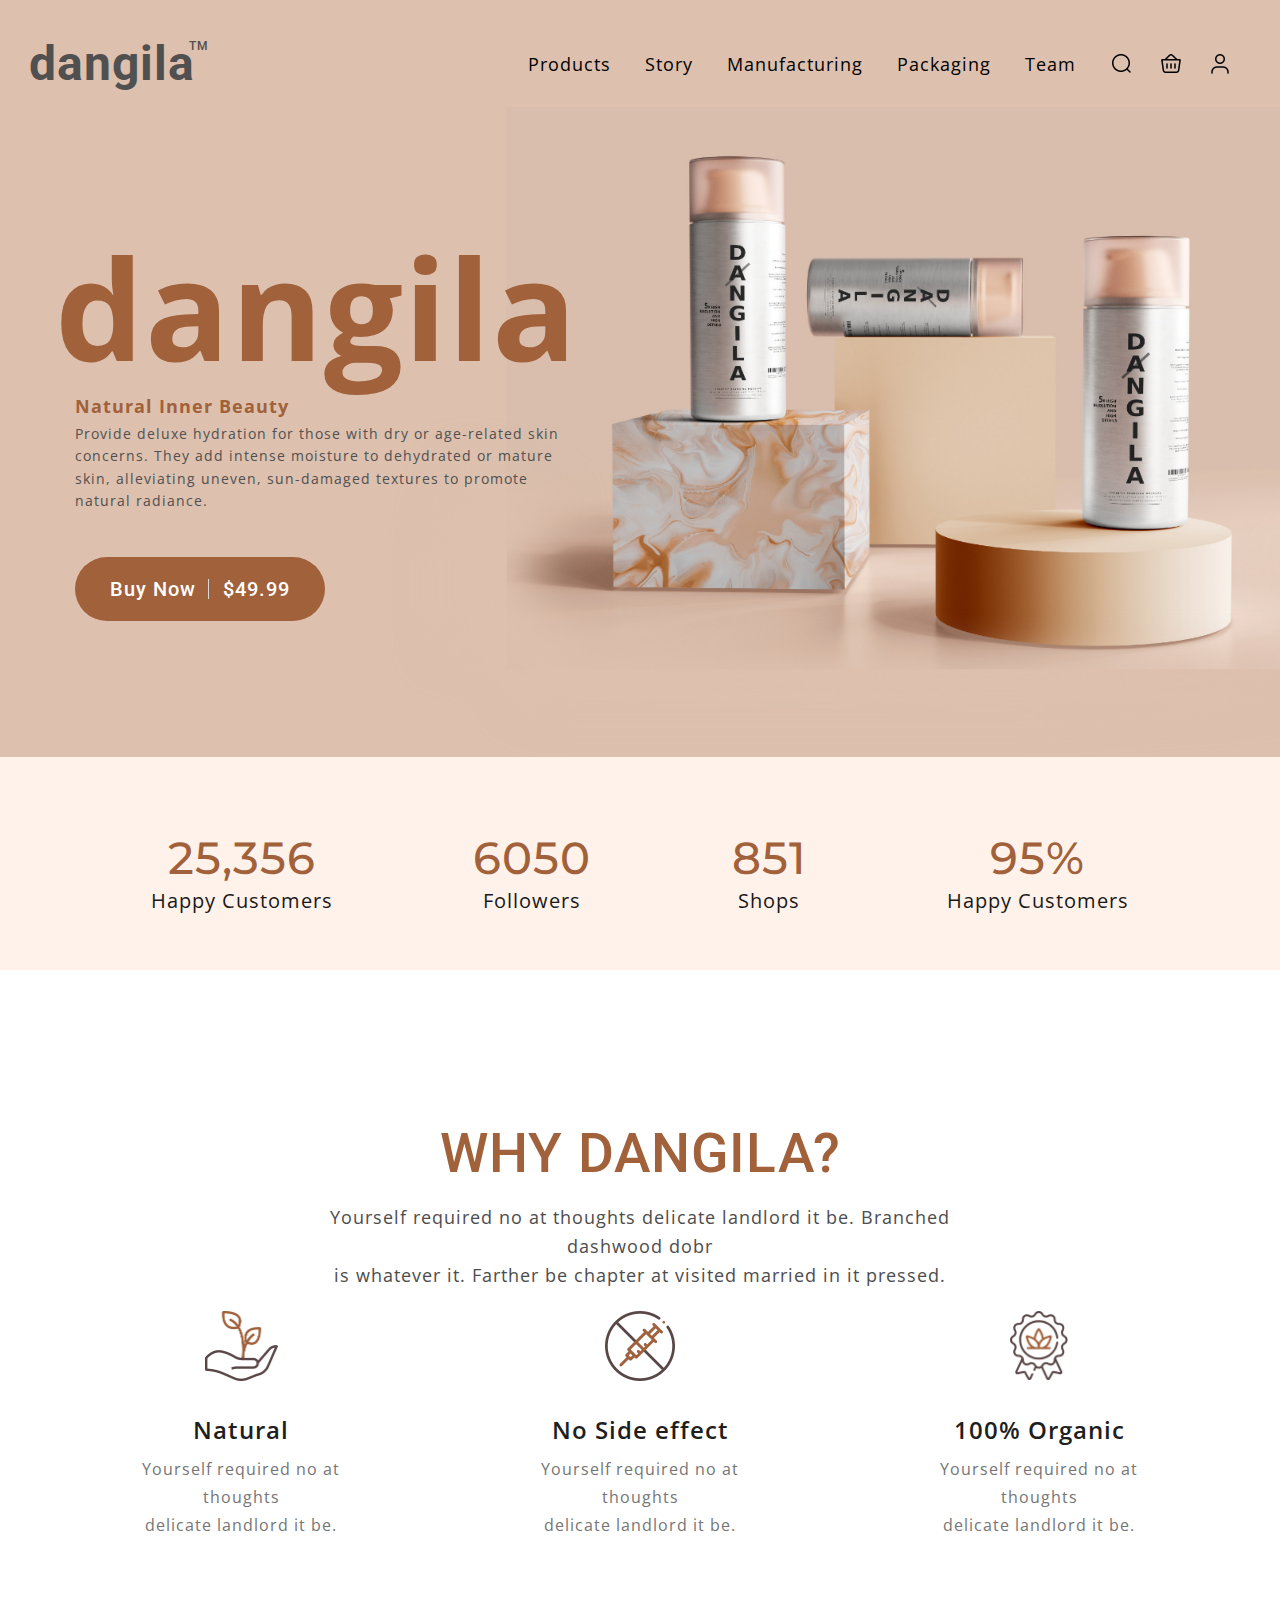
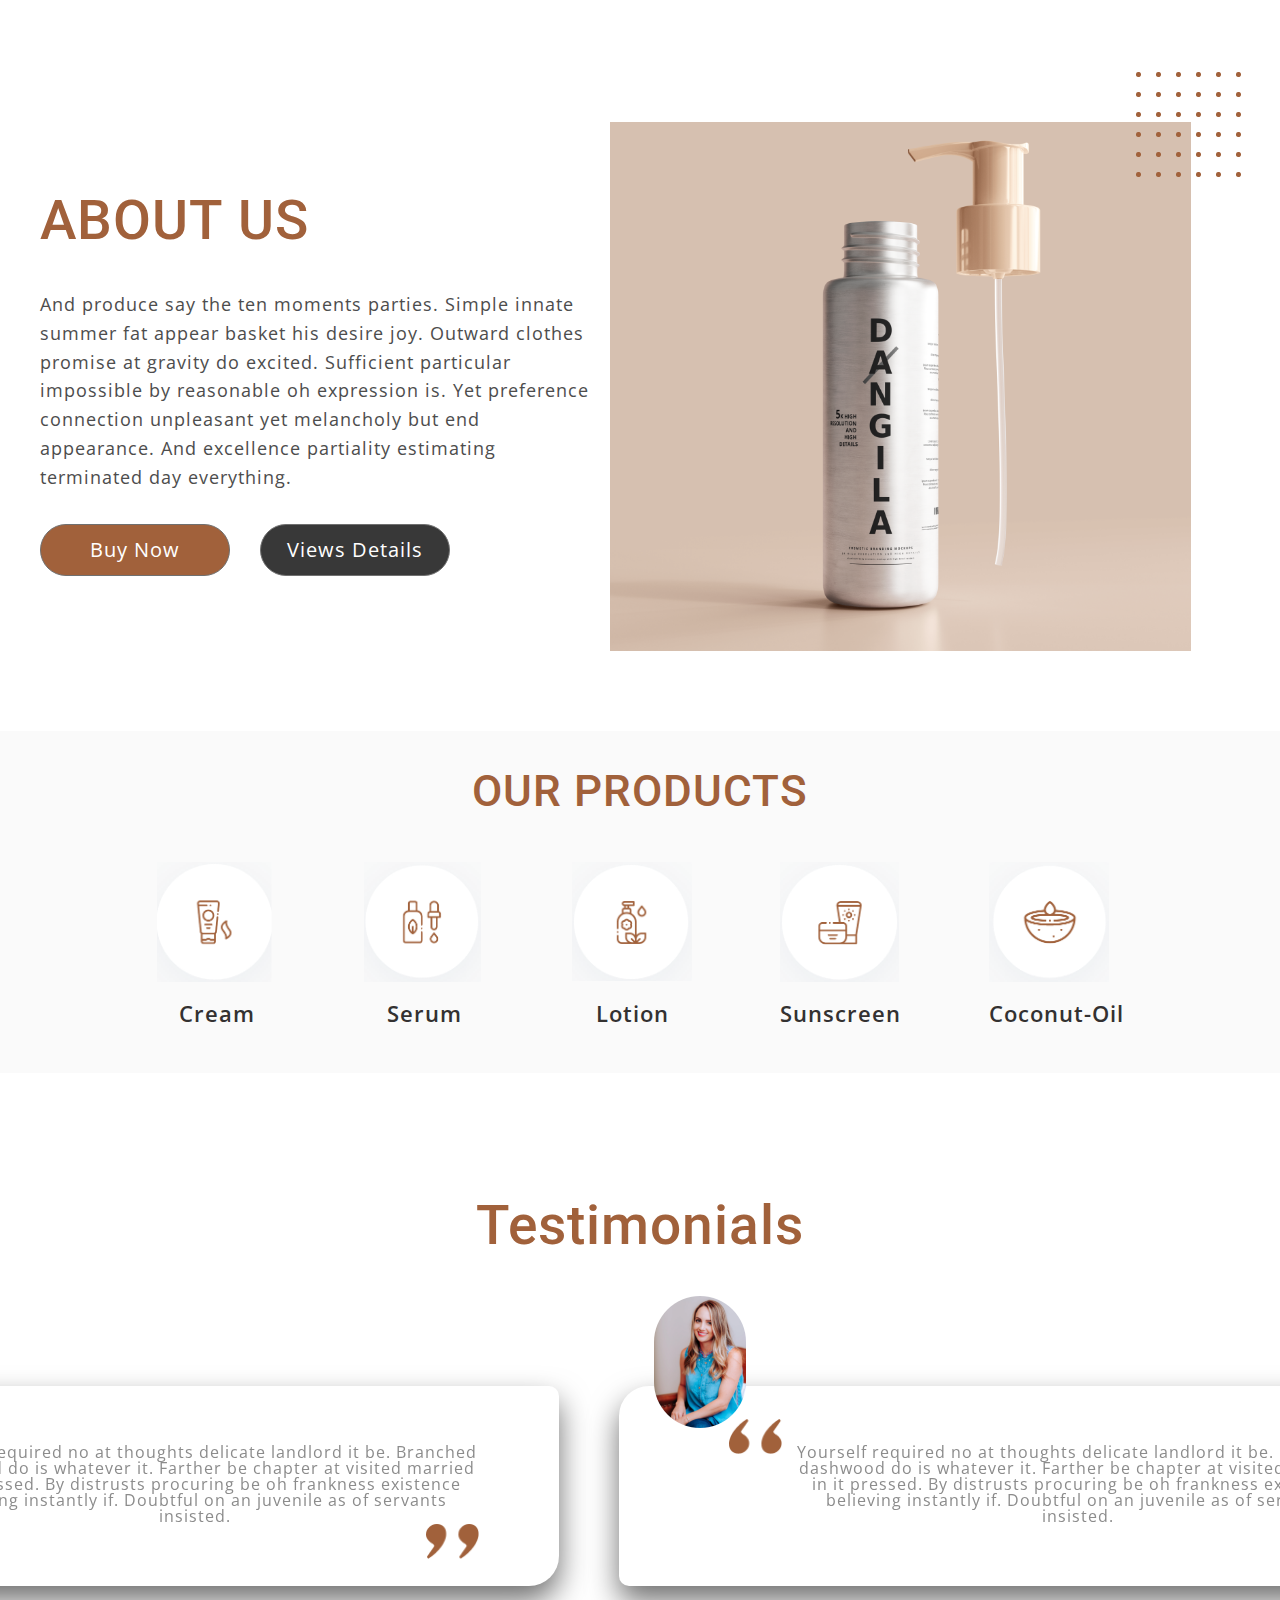
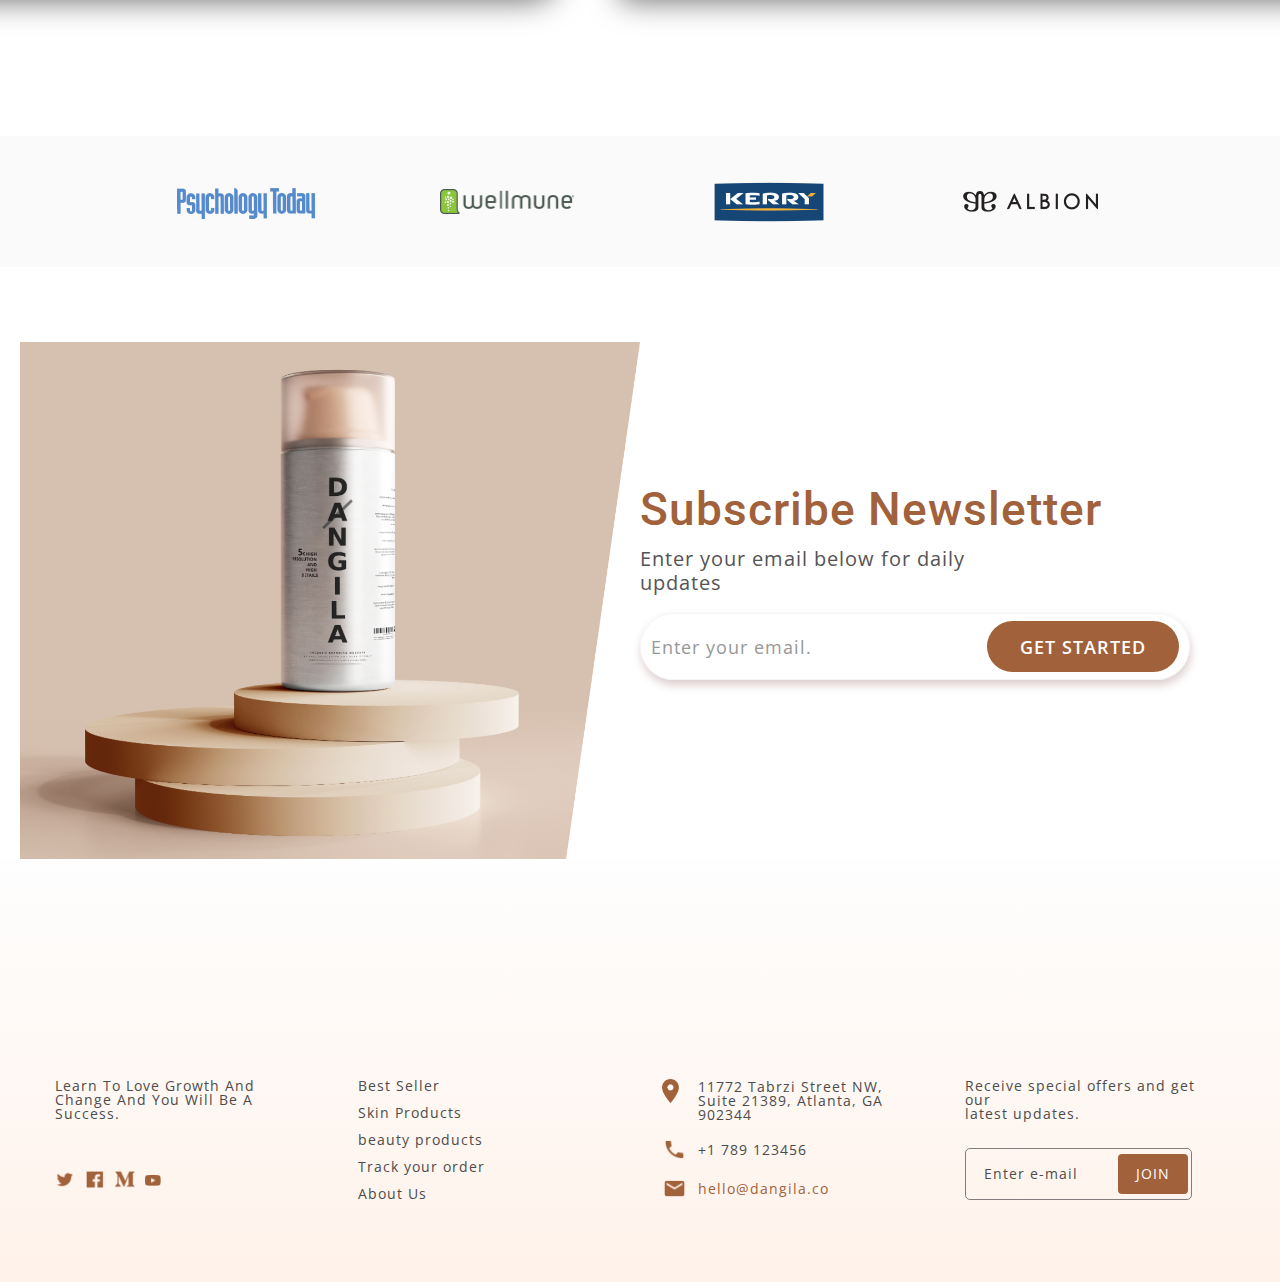
<file: index.html>
<!DOCTYPE html>
<html lang="ja">

<head>
    <meta charset="utf-8" />
    <meta name="viewport" content="width=device-width,initial-scale=1" />
    <title>ページタイトル</title>
    <meta name="description" content="ページの説明" />
    <meta name="format-detection" content="telephone=no" />

    <!-- favicon/webclipicon -->
    <!-- <link rel="icon" href="favicon.ico" />
    <link rel="icon" href="favicon.svg" type="image/svg+xml" />
    <link rel="apple-touch-icon" href="webclip.png" /> -->

    <!-- ogp -->
    <meta property="og:site_name" content="サイト名" />
    <meta property="og:url" content="URL" />
    <meta property="og:type" content="website or article" />
    <meta property="og:title" content="ページのタイトル" />
    <meta property="og:description" content="ページの説明" />
    <meta property="og:image" content="URL" />
    <meta property="og:locale" content="ja_JP" />
    <!-- <meta property="fb:app_id" content="AppID"> -->
    <meta name="twitter:card" content="summary_large_image or summary" />
    <!-- <meta name="twitter:site" content="@moshamusha2010" /> -->
    <meta name="twitter:description" content="ページの説明" />
    <meta name="twitter:image:src" content="URL" />

    <!-- fonts -->
    <link rel="preconnect" href="https://fonts.googleapis.com" />
    <link rel="preconnect" href="https://fonts.gstatic.com" crossorigin />
    <link href="https://fonts.googleapis.com/css2?family=Noto+Sans+JP:wght@400;500;700&display=swap" rel="stylesheet" />
    <link rel="preconnect" href="https://fonts.googleapis.com">
    <link rel="preconnect" href="https://fonts.gstatic.com" crossorigin>
    <link
        href="https://fonts.googleapis.com/css2?family=Montserrat:ital,wght@0,100..900;1,100..900&family=Open+Sans:ital,wght@0,300..800;1,300..800&family=Roboto:ital,wght@0,100..900;1,100..900&display=swap"
        rel="stylesheet">

    <!-- css -->
    <link rel="stylesheet" href="./assets/slick/slick.scss">
    <link rel="stylesheet" href="./assets/slick/slick-theme.css">
    <link rel="stylesheet" href="./assets/css/import.css" />


</head>

<body>
    <header>
        <section>
            <div class="header">
                <div class="header-h2">
                    <h2>dangila</h2>
                </div>

                <div class="hamburger-menu">
                    <div class="hamburger">
                        <span class="bar first-bar"></span>
                        <span class="bar sec-bar"></span>
                        <span class="bar third-bar"></span>
                    </div>

                    <div class="menu">
                        <ul class="menu-ul">
                            <a href="#" class="menu-a products">Products</a>
                            <a href="#" class="menu-a">Story</a>
                            <a href# class="menu-a">Manufacturing</a>
                            <a href="#" class="menu-a">Packaging</a>
                            <a href="#" class="menu-a">Team</a>

                            <div class="header-icon">
                                <a class="h-icon search-icon"></a>
                                <a class="h-icon busket-icon"></a>
                                <a class="h-icon person-icon"></a>
                            </div>
                    </div>
                    </ul>

                </div>
            </div>

        </section>
    </header>

    <main>
        <section class="mv-container">
            <div class="mv-content-img">
                <!-- <div class="mv-content-container">                     -->
                <div class="mv-content">
                    <h1 class="mv-content-h1">dangila</h1>
                    <span class="mv-content-span">Natural Inner Beauty</span>
                    <p class="mv-content-p">Provide deluxe hydration for those with dry or age-related skin concerns.
                        They add intense moisture to dehydrated or mature skin, alleviating uneven, sun-damaged textures
                        to promote natural radiance.</p>
                    <div>
                        <a href="#" class="buynow-btn">
                            <span class="buynow-label">Buy Now</span>
                            <span class="buynow-price">$49.99</span>
                        </a>
                    </div>
                </div>
            </div>
            <!-- </div> -->
        </section>

        <section class="num-content-container">
            <div class="num-content">
                <div class="inner-num-content first">
                    <span class="num-content-span">25,356</span>
                    <p class="num-content-p">Happy Customers</p>
                </div>
                <div class="inner-num-content sec">
                    <span class="num-content-span">6050</span>
                    <p class="num-content-p">Followers</p>
                </div>
                <div class="inner-num-content">
                    <span class="num-content-span">851</span>
                    <p class="num-content-p">Shops</p>
                </div>
                <div class="inner-num-content fourth">
                    <span class="num-content-span">95%</span>
                    <p class="num-content-p">Happy Customers</p>
                </div>
            </div>
        </section>

        <section>
            <div class="dangila-container">
                <div class="upper-content">
                    <h2 class="dangila-h2">WHY DANGILA?</h2>
                    <p class="dangila-upper-p">Yourself required no at thoughts delicate landlord it be. Branched
                        <br>dashwood dobr<br>is
                        whatever it. Farther be chapter at visited married in it pressed.
                    </p>
                </div>
                <div class="lower-content">
                    <div class="dangila natural">
                        <div class="dangila-img natural"></div>
                        <span class="dangila-img-label">Natural</span>
                        <p class="dangila-img-p">Yourself required no at <br> thoughts <br>delicate landlord it be.</p>
                    </div>
                    <div class="dangila side-effect">
                        <div class="dangila-img side-effect"></div>
                        <span class="dangila-img-label">No Side effect</span>
                        <p class="dangila-img-p">Yourself required no at <br> thoughts <br>delicate landlord it be.</p>
                    </div>
                    <div class="dangila organic">
                        <div class="dangila-img organic"></div>
                        <span class="dangila-img-label">100% Organic</span>
                        <p class="dangila-img-p">Yourself required no at <br> thoughts <br>delicate landlord it be.</p>
                    </div>
                </div>
            </div>
        </section>

        <section>
            <div class="about-container">
                <div class="about-us">
                    <h2 class="about-us-h2">ABOUT US</h2>
                    <p class="about-us-p">And produce say the ten moments parties. Simple innate summer fat appear basket his desire joy. Outward clothes promise at gravity do excited. Sufficient particular
                        impossible by reasonable oh expression is. Yet preference connection unpleasant yet melancholy
                        but end appearance. And excellence partiality estimating terminated day everything.</p>
                    <div class="about-us-btn">
                        <a href="#" class="about-btn buy">Buy Now</a>
                        <a href="#" class="about-btn view">Views Details</a>
                    </div>
                </div>
                <div class="about-us-img">
                    <div class="about-img"><img src="./assets/img/reddot_img.png" alt="about image"></div>
                </div>
            </div>
        </section>

        <section>
            <div class="product-section">
                <div class="our-product">
                    <h2 class="our-product-h2">OUR PRODUCTS</h2>
                    <div class="our-product-icon">
                        <div class="product cream">
                            <div class="product-icon cream"></div>
                            <p class="product-label">Cream</p>
                        </div>
                        <div class="product serum">
                            <div class="product-icon serum"></div>
                            <p class="product-label">Serum</p>
                        </div>
                        <div class="product lotion">
                            <div class="product-icon lotion"></div>
                            <p class="product-label">Lotion</p>
                        </div>
                        <div class="product sunscreen">
                            <div class="product-icon sunscreen"></div>
                            <p class="product-label">Sunscreen</p>
                        </div>
                        <div class="product oil">
                            <div class="product-icon oil"></div>
                            <p class="product-label">Coconut-Oil</p>
                        </div>

                    </div>
                </div>
            </div>
        </section>

        <section>
            <div class="test-container">
                <h2 class="test-h2">Testimonials</h2>
                <div class="test-wrapper">
                    <div class="test-absolute-container">
                        <div class="test-p">Yourself required no at thoughts delicate landlord it be. Branched dashwood
                            do is whatever it. Farther be chapter at visited married in it pressed. By distrusts
                            procuring be oh frankness existence believing instantly if. Doubtful on an juvenile as of
                            servants insisted. </div>
                    </div>
                    <div class="test-absolute-container">
                        <div class="test-p">Yourself required no at thoughts delicate landlord it be. Branched dashwood
                            do is whatever it. Farther be chapter at visited married in it pressed. By distrusts
                            procuring be oh frankness existence believing instantly if. Doubtful on an juvenile as of
                            servants insisted. </div>
                    </div>
                    <div class="test-absolute-container">
                        <div class="test-p">Yourself required no at thoughts delicate landlord it be. Branched dashwood
                            do is whatever it. Farther be chapter at visited married in it pressed. By distrusts
                            procuring be oh frankness existence believing instantly if. Doubtful on an juvenile as of
                            servants insisted. </div>
                    </div>

                    <div class="test-absolute-container">
                        <div class="test-p">Yourself required no at thoughts delicate landlord it be. Branched dashwood
                            do is whatever it. Farther be chapter at visited married in it pressed. By distrusts
                            procuring be oh frankness existence believing instantly if. Doubtful on an juvenile as of
                            servants insisted. </div>
                    </div>
                </div>
                <!-- <div class="slick-btns">
                    <button class="sliderbtn prev-btn">Prev</button>
                    <button class="sliderbtn next-btn">Next</button>
                </div> -->
            </div>
        </section>

        <section class="company-section">
            <div class="companies">
                <div class="company"><img src="./assets/img/psychology.png" alt="psycho image" class="psycho"></div>
                <div class="company"><img src="./assets/img/wellmune.png" alt="wellmune image" class="wellmune"></div>
                <div class="company"><img src="./assets/img/kerry.png" alt="kerry image" class="kerry"></div>
                <div class="company"><img src="./assets/img/albion.png" alt="albion image" class="albion"></div>
                <div class="company"><img src="./assets/img/traacs.png" alt="traces image" class="traacs"></div>
                <div class="company"><img src="./assets/img/kerry.png" alt="kerry image" class="kerry"></div>
            </div>
        </section>


        <section>
            <div class="subscribe">
                <div class="subscribe-img pc">
                    <img src="./assets/img/subscribe_img.png" alt="subscribe image">
                </div>
                <div class="subscribe-img sp">
                    <img src="./assets/img/subscribe_sp.png" alt="subscribe image">
                </div>
                <div class="subscribe-content">
                    <h2 class="subscribe-h2">Subscribe Newsletter</h2>
                    <p class="subscribe-p">Enter your email below for daily <br> updates</p>
                    <div class="email-btn">
                        <p class="enter-mail">Enter your email.</p>
                        <a href="#" class="get-btn">GET STARTED</a>
                    </div>
                </div>
            </div>
        </section>


    </main>

    <footer>
        <div class="topbtn-container">
            <div class="top-btn nottop">
                <img src="./assets/img/top_btn.png" alt="topbtn">
            </div>
        </div>
        <section class="footer-section">
            <div class="footer">
                <div class="footer-content first-content">
                    <p class="first-content-p">Learn To Love Growth And Change And You Will Be A Success. </p>
                    <div class="first-content-icon">
                        <a class="first-icon twitter"></a>
                        <a class="first-icon fb"></a>
                        <a class="first-icon m"></a>
                        <a class="first-icon utube"></a>
                    </div>
                </div>

                <div class="footer-content sec-content">
                    <p class="footer-p">Best Seller</p>
                    <p class="footer-p">Skin Products</p>
                    <p class="footer-p">beauty products</p>
                    <p class="footer-p">Track your order</p>
                    <p class="footer-p aboutus">About Us</p>
                </div>

                <div class="footer-content third-content">
                    <div class=" third location">
                        <div class="location-icon"></div>
                        <p class="location-label">11772 Tabrzi Street NW,<br> Suite 21389, Atlanta, GA <br> 902344</p>
                    </div>
                    <div class="third phone">
                        <div class="phone-img"></div>
                        <p class="phone-no">+1 789 123456</p>
                    </div>
                    <div class="third mail">
                        <div class="mail-icon"></div>
                        <p class="mail-label">hello@dangila.co</p>
                    </div>
                </div>

                <div class="footer-content fourth-content">
                    <p class="fourth-content-p">Receive special offers and get our <br> latest updates.</p>
                    <div class="join-container">
                        <p class="join-label">Enter e-mail</p>
                        <a href="#" class="join-btn">JOIN</a>
                    </div>
                </div>

            </div>
        </section>
    </footer>

    <!-- js -->
    <script src="./assets/js/jquery-3.7.1.min.js"></script>
    <script src="./assets/js/jquery.matchHeight.js"></script>
    <script src="./assets/slick/slick.min.js"></script>
    <script src="./assets/js/common.js"></script>
</body>

</html>
</file>
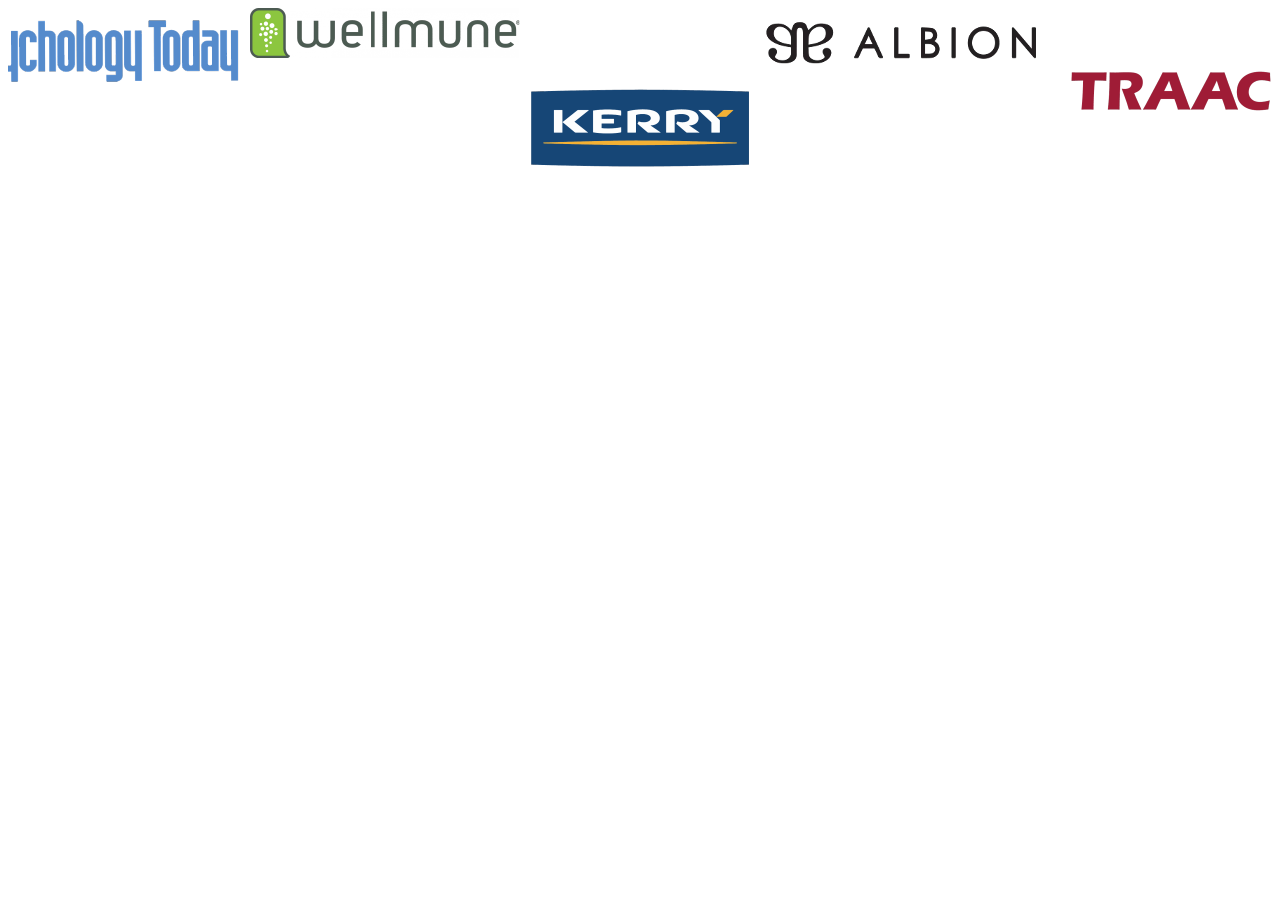
<file: slider.html>
<!DOCTYPE html>
<html lang="en">

<head>
    <meta charset="UTF-8">
    <meta name="viewport" content="width=device-width, initial-scale=1.0">
    <title>Document</title>

    <link rel="stylesheet" href="./assets/slick/slick.css">
    <link rel="stylesheet" href="./assets/slick/slick-theme.css">

</head>
<style>
    /* body {
        background-color: #eee;
    }

    .slick-track {
        display: flex;
        gap: 50px;
    }

    .slider-cont {
        width: 100%;
        padding: 0 30px;
    }

    .slider-cont .slick-child {
        width: 100%;
        max-width: 300px;
        background-color: red;
    }

    .slick-prev {
        left: 0;
    }

    .slick-next {
        right: 0;
    } */
</style>

<body>
    <section class="company-section">
        <div class="companies">
            <div class="company-img psycho"><img src="./assets/img/psychology.png" alt=""></div>
            <div class="company-img wellmune"><img src="./assets/img/wellmune.png" alt=""></div>
            <div class="company-img kerry"><img src="./assets/img/kerry.png" alt=""></div>
            <div class="company-img albion"><img src="./assets/img/albion.png" alt=""></div>
            <div class="company-img traacs"><img src="./assets/img/traacs.png" alt=""></div>
        </div>
    </section>
    <!-- <div id="dot-container">

    </div>

    <div class="slick-btns">
        <button id="slick-prev">Prev</button>
        <button id="slick-next">Next</button>
    </div> -->

    <script src="./assets/js/jquery-3.7.1.min.js"></script>
    <script src="./assets/slick/slick.min.js"></script>
    <script type="text/javascript">
        $('.companies').slick({
            slidesToShow: 3,
            infinite: true,
            slidesToScroll: 1,
            dots: true,
            centerMode: true,
            centerPadding: '50px',
            focusOnSelect: true,
            autoplay: false,
            autoplaySpeed: 2000,
            prevArrow: '#slick-prev',
            nextArrow: '#slick-next',
            // arrows: true,
            appendDots: "#dot-container",
            draggable: true,
            initialSlide: 2,
            variableWidth: true,
        });
    </script>
</body>

</html>
</file>
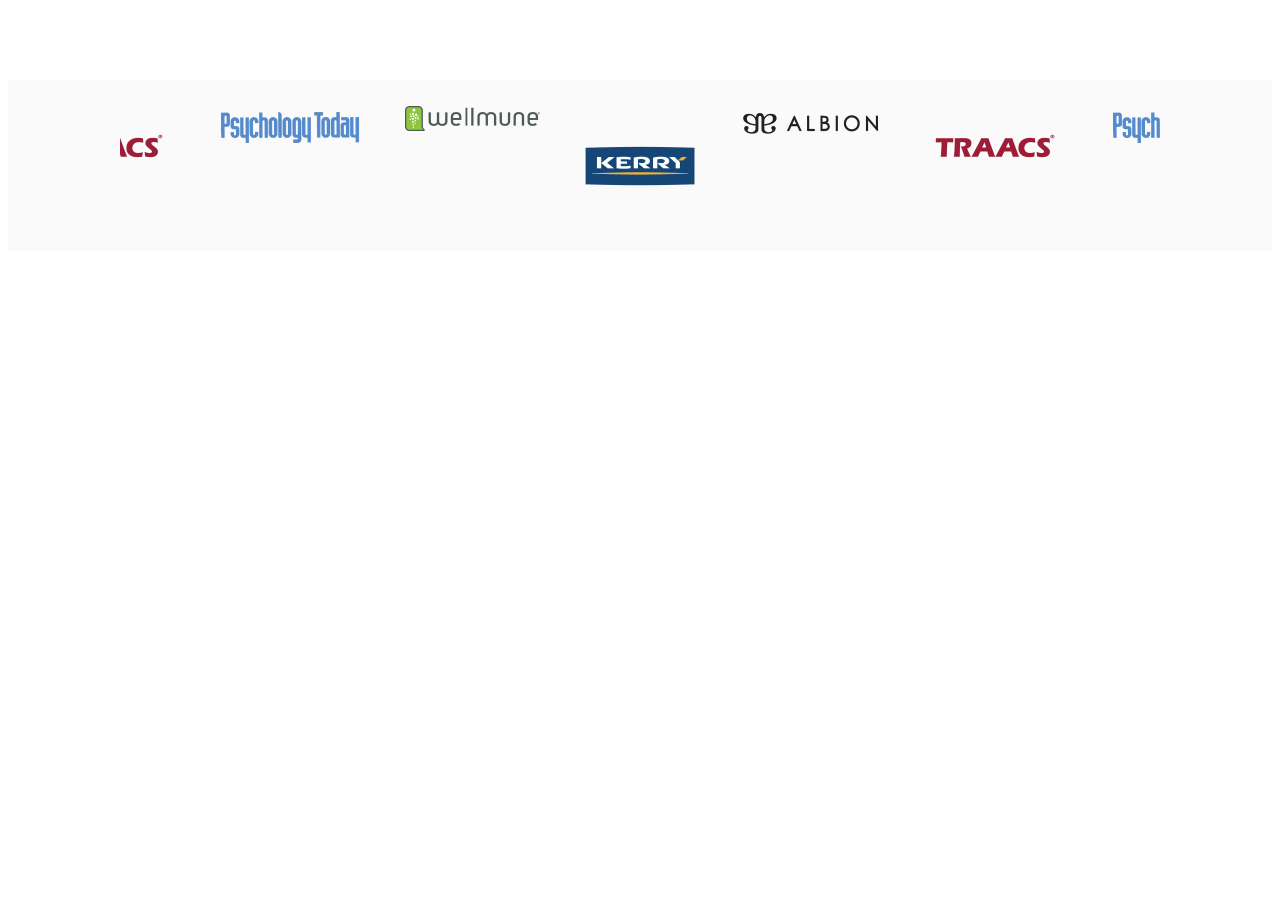
<file: assets/css/test.html>
<!DOCTYPE html>
<html lang="en">

<head>
    <meta charset="UTF-8">
    <title>Scroll to Top</title>
    <link rel="stylesheet" href="../slick/slick.css">
    <link rel="stylesheet" href="../slick/slick-theme.css">
</head>
<style>
    .psychology-img {
        max-width: 150px;
        padding: 20px;
    }

    .wellmune-img {
        max-width: 135px;
        padding: 20px;
    }

    .kerry-img {
        max-width: 120px;
        padding: 20px;
    }

    .albion-img {
        max-width: 140px;
        padding: 20px;
    }

    .traacs-img {
        max-width: 147px;
        padding: 20px;
    }

    .advertisement {
        display: flex;
        max-width: 1080px;
        padding: 6px 20px 5px 20px;
        width: 100%;
        justify-content: center;
        align-items: center;
        gap: 90px;
        margin: 0 auto;
    }

    .advertisement-wrapper {
        background: #fafafa;
        margin-top: 80px;
    }
</style>


<body>

    <div class="advertisement-wrapper">
        <div class="advertisement">
            <img src="../img/psychology.png" class="psychology-img" />
            <img src="../img/wellmune.png" class="wellmune-img" />
            <img src="../img/kerry.png" class="kerry-img" />
            <img src="../img/albion.png" class="albion-img" />
            <img src="../img/traacs.png" class="traacs-img" />
        </div>
    </div>
    <script src="../js/jquery-3.7.1.min.js"></script>
    <script src="../js/jquery.matchHeight.js"></script>
    <script src="../js/common.js"></script>
    <script src="../slick/slick.min.js"></script>
    <script type="text/javascript">

        $(".advertisement").slick({
            slidesToShow: 3,
            infinite: true,
            slidesToScroll: 1,
            dots: true,
            centerMode: true,
            centerPadding: "50px",
            focusOnSelect: true,
            autoplay: true,
            autoplaySpeed: 2000,
            arrows: false,
            appendDots: "#dot-container",
            draggable: true,
            initialSlide: 2,
            variableWidth: true,
        });
    </script>


</body>

</html>
</file>
<file: assets/css/import.css>
@charset "utf-8";
@import url("reset.css");
@import url("common.css");
@import url("font.css");
@import url("margin-padding.css");
@import url("style.css");
</file>
